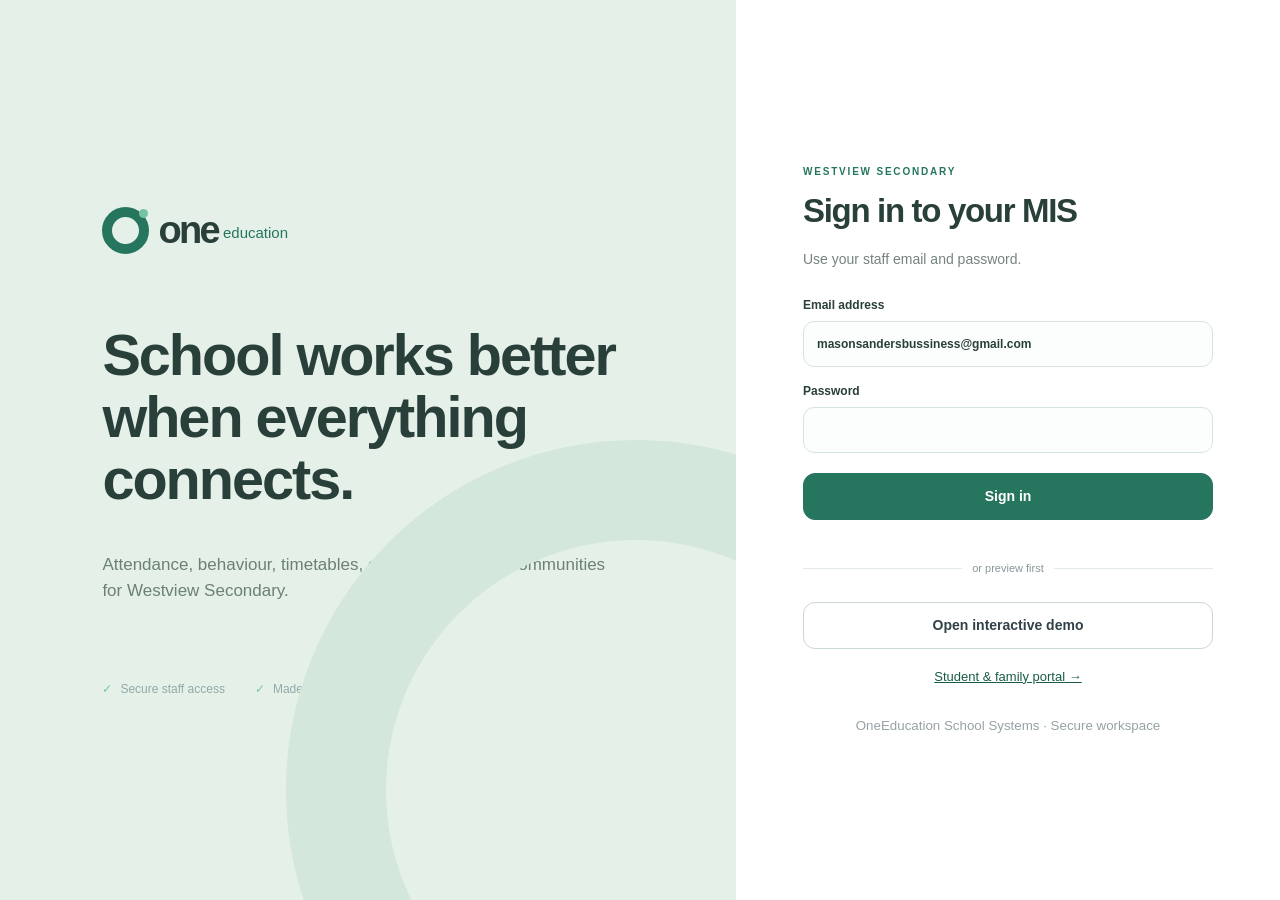
<file: index.html>
<!doctype html><html lang="en-GB"><head><meta charset="utf-8"><meta name="viewport" content="width=device-width,initial-scale=1"><meta name="theme-color" content="#19765f"><title>OneEducation · School MIS</title><link rel="icon" href="favicon.svg"><link rel="stylesheet" href="styles.css"><link rel="stylesheet" href="hub.css"></head><body><a class="skip" href="#main">Skip to content</a><div id="app"><div class="boot">Loading OneEducation…</div></div><div id="toast" role="status" aria-live="polite"></div><dialog id="modal"></dialog><script src="config.js"></script><script type="module" src="app.mjs"></script></body></html>
</file>
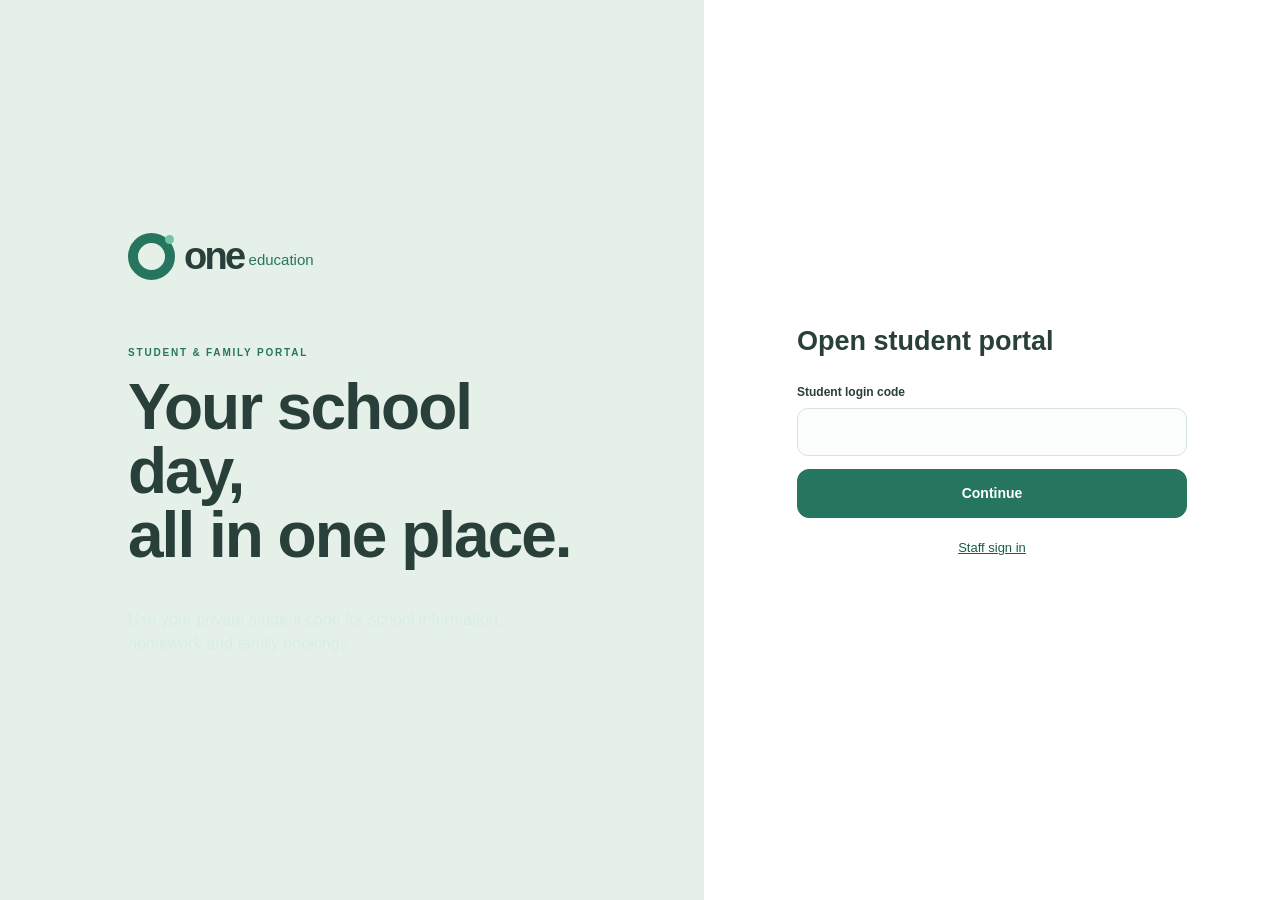
<file: student.html>
<!doctype html><html lang="en-GB"><head><meta charset="utf-8"><meta name="viewport" content="width=device-width,initial-scale=1"><meta name="theme-color" content="#19765f"><title>OneEducation · Student & family portal</title><link rel="icon" href="favicon.svg"><link rel="stylesheet" href="styles.css"><link rel="stylesheet" href="hub.css"></head><body><div id="app"></div><div id="toast" role="status" aria-live="polite"></div><script src="config.js"></script><script type="module" src="student-hub.mjs"></script></body></html>
</file>
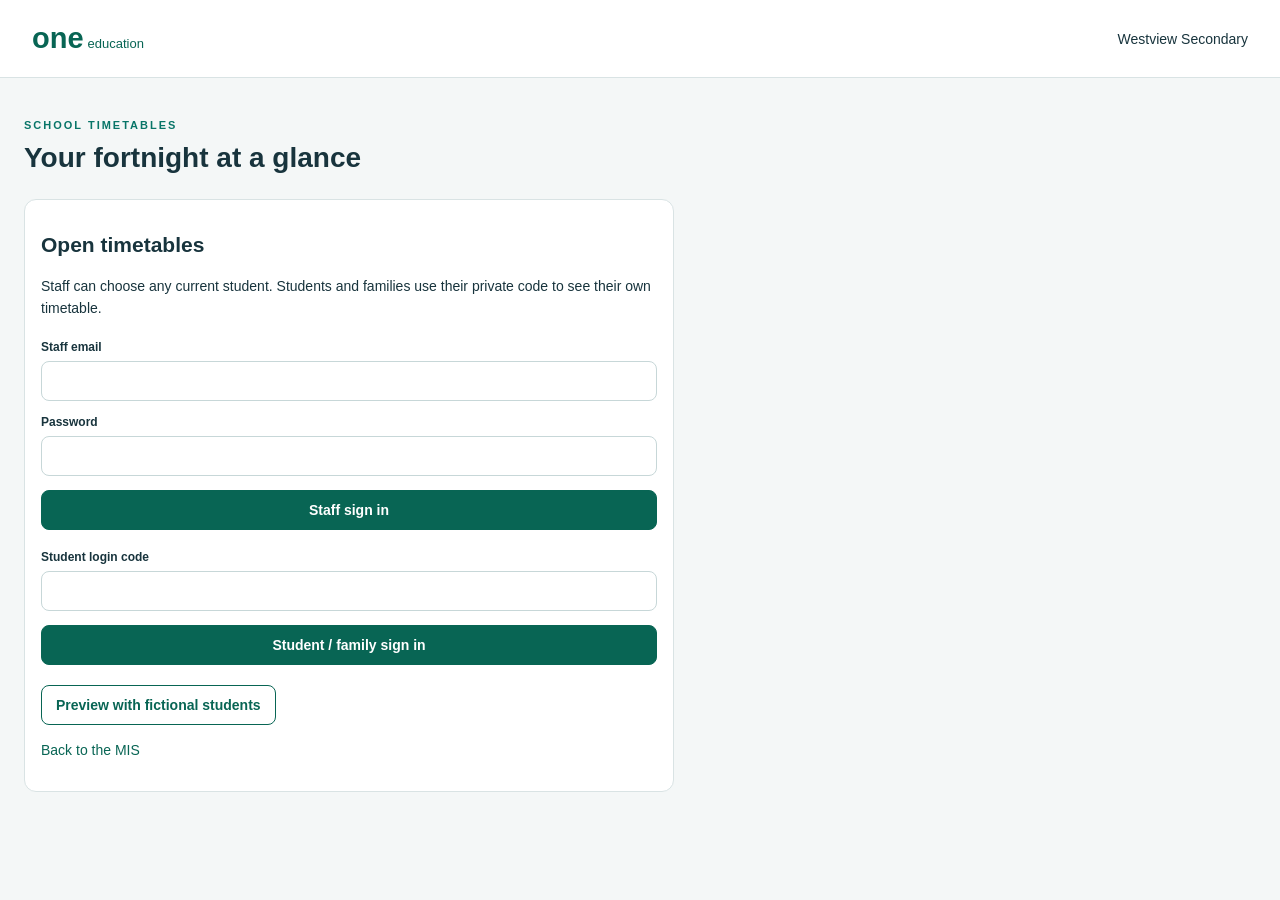
<file: timetable-ab.html>
<!doctype html><html lang="en"><head><meta charset="utf-8"><meta name="viewport" content="width=device-width,initial-scale=1"><title>Timetables · OneEducation</title><link rel="icon" href="favicon.svg"><link rel="stylesheet" href="timetable-ab.css"></head><body><header><a href="index.html"><strong>one<span>education</span></strong></a><span>Westview Secondary</span></header><main><p class="eyebrow">SCHOOL TIMETABLES</p><h1>Your fortnight at a glance</h1><div id="app"></div><p id="status" role="status"></p></main><script src="config.js"></script><script type="module" src="timetable-ab.mjs"></script></body></html>
</file>
<file: styles.css>
:root{--green:#19765f;--green2:#0f5f4b;--mint:#e8f4ef;--ink:#25333b;--muted:#68777f;--line:#dfe5e7;--bg:#f3f5f5;--nav:#23323a;--blue:#397a99;--amber:#d39422;--red:#ba4d52;--shadow:0 8px 28px rgba(31,51,58,.09);font-family:Inter,"Segoe UI",Arial,sans-serif;color:var(--ink);background:var(--bg);font-size:16px;line-height:1.5}*{box-sizing:border-box}body{margin:0;background:var(--bg);color:var(--ink)}button,input,select,textarea{font:inherit}button{cursor:pointer}button:disabled{cursor:not-allowed;opacity:.58}a{color:inherit}.skip{position:fixed;top:-100px;left:10px;background:#fff;padding:12px;z-index:999}.skip:focus{top:10px}:focus-visible{outline:3px solid #f3b93f;outline-offset:2px}.boot{display:grid;place-items:center;min-height:100vh;color:var(--muted)}
.shell{min-height:100vh}.rail{position:fixed;inset:0 auto 0 0;width:238px;background:var(--nav);color:#dce5e8;display:flex;flex-direction:column;z-index:30;transition:.2s}.logo{height:76px;display:flex;align-items:center;padding:0 23px;text-decoration:none;border-bottom:1px solid #ffffff13;position:relative}.logo>span,.big-logo>span{width:31px;height:31px;border:7px solid #fff;border-radius:50%;margin-right:9px;position:relative}.logo>span:after,.big-logo>span:after{content:"";position:absolute;width:9px;height:9px;background:#74c4a3;border-radius:50%;right:-9px;top:-8px}.logo strong,.big-logo strong{font-size:25px;letter-spacing:-.07em;color:#fff}.logo small,.big-logo small{font-size:12px;color:#90a8b0;margin:7px 0 0 5px}.rail nav{padding:14px 10px;overflow-y:auto;flex:1}.rail nav a{display:flex;align-items:center;gap:13px;padding:11px 14px;margin:3px 0;border-radius:6px;color:#cbd6d9;text-decoration:none;font-size:14px}.rail nav a:hover{background:#ffffff10}.rail nav a.active{background:var(--green);color:#fff}.rail nav b{font-size:17px;width:19px;text-align:center;font-weight:500}.rail>button{height:48px;border:0;border-top:1px solid #ffffff14;background:transparent;color:#9fb0b5;font-size:25px}.workspace{margin-left:238px;min-height:100vh;padding-bottom:68px;transition:.2s}.topbar{height:76px;background:#fff;border-bottom:1px solid var(--line);display:flex;align-items:center;padding:0 27px;gap:25px;position:sticky;top:0;z-index:25}.school-switch strong{display:block;font-size:15px}.school-switch span{display:block;font-size:12px;color:var(--muted)}.global-search{margin:auto;width:min(450px,40vw);height:42px;background:#f3f5f5;border:1px solid #e4e9ea;border-radius:5px;display:flex;align-items:center;padding:0 13px;position:relative}.global-search>span{font-size:20px;color:#78878d}.global-search input{width:100%;border:0;background:transparent;outline:0;padding:10px;font-size:14px}.global-search #searchResults{display:none;position:absolute;top:47px;left:0;right:0;background:#fff;border:1px solid var(--line);box-shadow:var(--shadow);border-radius:7px;padding:7px;max-height:430px;overflow:auto}.global-search #searchResults.open{display:block}.global-search #searchResults button{display:flex;width:100%;align-items:center;gap:10px;border:0;background:#fff;padding:9px;border-radius:5px;text-align:left}.global-search #searchResults button:hover{background:var(--mint)}.global-search #searchResults strong,.global-search #searchResults small{display:block}.global-search #searchResults small{color:var(--muted)}.top-actions{display:flex;align-items:center;gap:14px}.top-actions>button{background:#fff;border:0;font-size:21px;position:relative}.top-actions i{position:absolute;top:-7px;right:-7px;background:var(--red);color:#fff;border-radius:999px;font-style:normal;font-size:10px;min-width:17px;padding:2px}.user{display:flex;align-items:center;gap:9px}.user>span,.avatar{width:36px;height:36px;display:grid;place-items:center;border-radius:50%;background:#d6ebe3;color:var(--green2);font-weight:700;font-size:13px;flex:none}.user strong,.user small{display:block;max-width:190px;overflow:hidden;text-overflow:ellipsis}.user strong{font-size:13px}.user small{color:var(--muted);font-size:11px;text-transform:capitalize}.mobile-menu{display:none;background:#fff;border:0;font-size:22px}main#main{padding:28px;max-width:1600px;margin:auto}.page-head{display:flex;align-items:flex-end;justify-content:space-between;gap:20px;margin:0 0 25px}.page-head p,.eyebrow,.card-head p{font-size:11px;letter-spacing:.12em;color:var(--green);font-weight:800;margin:0 0 5px}.page-head h1{font-size:30px;letter-spacing:-.035em;margin:0;line-height:1.2}.page-head>div>span{display:block;color:var(--muted);font-size:14px;margin-top:6px}.page-actions{display:flex;gap:9px;align-items:center}.page-actions input{padding:9px;border:1px solid var(--line);border-radius:5px;background:#fff}.btn{border:1px solid #cbd6d8;background:#fff;border-radius:5px;padding:9px 15px;font-weight:650;font-size:14px;color:#314148}.btn.primary{border-color:var(--green);background:var(--green);color:#fff}.btn.primary:hover{background:var(--green2)}.btn.soft{background:#fff}.btn.soft:hover{background:#edf3f1}.savebar{height:58px;position:fixed;bottom:0;right:0;left:238px;background:#fff;border-top:1px solid var(--line);display:flex;align-items:center;justify-content:flex-end;gap:15px;padding:0 27px;z-index:24}.savebar span{font-size:12px;color:var(--muted)}
.nav-small .rail{width:68px}.nav-small .rail .logo strong,.nav-small .rail .logo small,.nav-small .rail nav span{display:none}.nav-small .rail .logo{padding:0 18px}.nav-small .rail .logo>span{width:30px;height:30px;margin:0}.nav-small .workspace{margin-left:68px}.nav-small .savebar{left:68px}.nav-small .rail nav a{justify-content:center;padding:12px}.nav-small .rail>button{transform:rotate(180deg)}
.metrics{display:grid;grid-template-columns:repeat(4,1fr);gap:15px;margin-bottom:18px}.stat{background:#fff;border:1px solid var(--line);border-radius:7px;padding:18px 20px;border-top:3px solid #8aa0a7;min-height:112px}.stat.green{border-top-color:var(--green)}.stat.amber{border-top-color:var(--amber)}.stat>span,.stat>small{display:block;color:var(--muted);font-size:12px}.stat strong{display:block;font-size:27px;letter-spacing:-.04em;margin:8px 0 2px}.dashboard-grid{display:grid;grid-template-columns:minmax(0,1.65fr) minmax(300px,.75fr);gap:18px}.stack{display:flex;flex-direction:column;gap:18px}.card{background:#fff;border:1px solid var(--line);border-radius:7px;padding:22px;box-shadow:0 1px 1px #21313705}.card-head{display:flex;justify-content:space-between;align-items:flex-start;margin-bottom:17px}.card h2,.card-head h2{font-size:20px;margin:0;letter-spacing:-.025em}.tag,.status-chip{display:inline-flex;align-items:center;border-radius:99px;background:#eaf0f1;color:#506168;font-size:11px;font-weight:700;padding:5px 9px;text-transform:uppercase}.tag.green,.status-chip{background:#e2f2eb;color:var(--green2)}.agenda{display:grid;grid-template-columns:65px 1fr auto;align-items:center;gap:16px;padding:12px 8px;border-top:1px solid #edf0f1}.agenda.current{border-left:4px solid var(--green);background:#f3faf7}.agenda time{color:var(--muted);font-size:13px}.agenda strong,.agenda small{display:block}.agenda small{color:var(--muted);font-size:12px}.agenda>b{font-size:10px;text-transform:uppercase;color:var(--green)}.quick>button{border:0;border-top:1px solid #ebeeee;background:#fff;display:flex;align-items:center;width:100%;padding:13px 5px;text-align:left;gap:12px}.quick>button:hover{background:#f6faf8}.quick>button>b,.group-icon,.mini-icon{width:35px;height:35px;display:grid;place-items:center;background:var(--mint);border-radius:4px;color:var(--green2);flex:none}.quick>button strong,.quick>button small{display:block}.quick>button small{font-size:12px;color:var(--muted)}.notices>div:not(.card-head){display:grid;grid-template-columns:auto 1fr auto;gap:9px;padding:12px 0;border-top:1px solid #ebeeee}.notice-dot{width:8px;height:8px;border-radius:50%;background:var(--green);margin-top:7px}.notices p,.notices time{margin:0}.notices strong,.notices small{display:block}.notices small,.notices time{font-size:11px;color:var(--muted)}.closure-banner{background:#fff5dd;border:1px solid #edcf8c;border-left:5px solid var(--amber);padding:14px 17px;border-radius:6px;display:flex;align-items:center;gap:14px;margin-bottom:18px}.closure-banner b{color:#7c5308}.closure-banner span{flex:1}.closure-banner button{border:0;background:transparent;color:#755007;text-decoration:underline}
.table-card{padding:0;overflow:hidden}.filters{display:flex;gap:10px;padding:17px;border-bottom:1px solid var(--line)}input,select,textarea{border:1px solid #cbd5d7;border-radius:5px;padding:10px 11px;background:#fff;color:var(--ink);min-width:0}input:focus,select:focus,textarea:focus{border-color:var(--green);box-shadow:0 0 0 3px #19765f20;outline:0}.filters input{flex:1}.table-scroll{overflow:auto}table{border-collapse:collapse;width:100%;min-width:720px}th{font-size:11px;letter-spacing:.07em;text-transform:uppercase;text-align:left;color:#64747b;background:#f6f8f8;padding:11px 16px;border-bottom:1px solid var(--line)}td{padding:12px 16px;border-bottom:1px solid #edf0f1;font-size:14px}td small,td strong{display:block}td small{font-size:11px;color:var(--muted)}tbody tr:hover{background:#fafcfc}.person-link{border:0;background:transparent;display:flex;align-items:center;gap:10px;text-align:left;padding:0}.person-link strong,.person-link small{display:block}.person-link small{color:var(--muted);font-size:11px}.more{width:30px;height:30px;border-radius:50%;border:1px solid var(--line);background:#fff}.house{font-size:12px}.house.brunel{color:#336aa8}.house.nightingale{color:#13846b}.house.secole{color:#885492}.house.turning{color:#986713}code{font-family:"Cascadia Mono",Consolas,monospace;background:#eff3f3;border-radius:4px;padding:3px 5px;font-size:12px}.secret{display:block;word-break:break-all}.profile-grid{display:grid;grid-template-columns:265px 1fr;gap:18px}.profile-side{text-align:center}.profile-side>.avatar{width:86px;height:86px;margin:5px auto 15px;font-size:25px}.profile-side h2{font-size:21px}.profile-side dl{text-align:left;margin:25px 0}.profile-side dt{font-size:11px;color:var(--muted);text-transform:uppercase;margin-top:13px}.profile-side dd{margin:3px 0;font-weight:600}.profile-side .btn{width:100%}.text-danger{border:0;background:transparent;color:var(--red);margin-top:18px}.lesson{display:grid;grid-template-columns:60px 1fr auto;align-items:center;gap:15px;border-top:1px solid #edf0f1;padding:13px 5px}.lesson time{color:var(--muted);font-size:13px}.lesson strong,.lesson small{display:block}.lesson small{font-size:12px;color:var(--muted)}.lesson.removed{border-left:4px solid var(--red);background:#fff4f4;padding-left:12px}.lesson.exam{border-left:4px solid var(--green);background:#f1faf6;padding-left:12px}.activity{display:flex;align-items:center;gap:12px;border-top:1px solid #edf0f1;padding:12px 3px}.activity>span{width:38px;height:38px;border-radius:50%;display:grid;place-items:center;background:#f7e7e7;color:#9e3339;font-weight:800}.activity>span.reward{background:#ddf1e8;color:var(--green2)}.activity strong,.activity small{display:block}.activity small{font-size:12px;color:var(--muted)}
.choice-grid,.two-col{display:grid;grid-template-columns:1fr 1fr;gap:18px}.group-row{display:flex;align-items:center;width:100%;gap:12px;border:0;border-top:1px solid #edf0f1;background:#fff;padding:12px 5px;text-align:left}.group-row:hover{background:#f7faf9}.group-row span:nth-child(2){flex:1}.group-row strong,.group-row small{display:block}.group-row small{font-size:12px;color:var(--muted)}.register-toolbar{display:flex;align-items:center;justify-content:space-between;margin-bottom:15px}.register-list article{display:grid;grid-template-columns:40px 1fr auto;gap:12px;align-items:center;border-top:1px solid #edf0f1;padding:12px}.register-list article>span strong,.register-list article>span small{display:block}.register-list article>span small{color:var(--muted);font-size:12px}.register-list textarea{grid-column:2/-1;width:100%}.mark-buttons{display:flex;gap:5px}.mark-buttons button{width:33px;height:33px;border-radius:4px;border:1px solid #cbd5d7;background:#fff;font-size:12px;font-weight:800}.mark-buttons button:hover,.mark-buttons button.selected{background:var(--green);color:#fff;border-color:var(--green)}.mark-buttons button[data-mark=absent].selected,.mark-buttons button[data-mark=ill].selected{background:var(--red);border-color:var(--red)}.mark-buttons .note.has-note{background:#fff4d9}.incident{display:flex;gap:15px;align-items:flex-start;border-top:1px solid #edf0f1;padding:14px 0}.incident>div{flex:1}.incident>div>span{font-size:11px;color:var(--red);font-weight:800;text-transform:uppercase}.incident strong{display:block}.incident p{margin:4px 0;color:var(--muted);font-size:13px}.tile-grid{display:grid;grid-template-columns:repeat(3,minmax(0,1fr));gap:17px}.community{background:#fff;border:1px solid var(--line);border-radius:7px;overflow:hidden}.community-art{min-height:110px;background:linear-gradient(135deg,#255d68,#123d4f);padding:22px;color:#fff;display:flex;justify-content:space-between;align-items:flex-start}.community-art span{font-size:28px;font-weight:800}.community-art small{letter-spacing:.12em}.community>div:last-child{padding:19px}.community h2{margin:0;font-size:20px}.community p{color:var(--muted);font-size:13px}.community-summary{display:flex;flex-wrap:wrap;gap:9px;margin-bottom:20px}.community-summary span,.chips span{background:#edf3f1;border-radius:99px;padding:6px 10px;font-size:12px}.community-feed{margin-top:24px}.community-feed article,.feed-item{border-top:1px solid #e5e9ea;padding:15px 0}.community-feed h3,.feed-item strong{display:block;margin:3px 0}.community-feed small,.feed-item small{color:var(--muted);font-size:11px}.community-feed p,.feed-item p{white-space:pre-wrap;margin:5px 0;color:#526269}.chips{display:flex;gap:7px;flex-wrap:wrap}.week-mini{display:grid;grid-template-columns:repeat(5,1fr);gap:8px;margin:20px 0}.week-mini>div{background:#f4f7f7;border-radius:5px;padding:9px;min-height:85px}.week-mini strong,.week-mini span{display:block}.week-mini strong{font-size:12px;color:var(--green)}.week-mini span{font-size:11px;margin-top:7px}.info-panel{background:#edf6f2!important;border-color:#cfe6dc!important}.info-panel ul{padding-left:20px;color:#526269}.info-panel li{margin:9px 0}
.cycle{display:flex;justify-content:space-between;align-items:center;border-top:1px solid #edf0f1;padding:15px 3px}.cycle h3,.cycle p{margin:5px 0}.cycle p{color:var(--muted);font-size:13px}.cycle>div:last-child{text-align:right}.cycle>div:last-child strong,.cycle>div:last-child small{display:block}.cycle button{border:0;background:var(--green);color:#fff;border-radius:4px;padding:6px 10px;margin-top:5px}.exam-row{display:grid;grid-template-columns:115px 1fr auto;gap:14px;align-items:center;border-top:1px solid #edf0f1;padding:13px 2px}.exam-row time,.exam-row time small,.exam-row strong,.exam-row>div small{display:block}.exam-row time{font-size:13px;font-weight:700}.exam-row time small,.exam-row>div small{color:var(--muted);font-size:11px}.campus-map{display:grid;grid-template-columns:1fr 330px;gap:18px}.campus-map>section{background:linear-gradient(145deg,#dcece5,#eaf2f4);border:1px solid #d5e1df;border-radius:7px;padding:25px;min-height:630px}.map-title{display:flex;justify-content:space-between}.map-title span{font-size:12px;color:var(--muted)}.buildings{display:grid;grid-template-columns:repeat(6,1fr);grid-template-rows:repeat(5,90px);gap:14px;margin-top:30px}.building{background:#fff;border:2px solid #aec5bf;border-radius:7px;padding:15px;box-shadow:0 7px 18px #264f4930}.building h2{font-size:15px;margin:0}.building p{font-size:11px;color:var(--muted);margin:4px 0}.building div{display:flex;gap:3px;flex-wrap:wrap}.building div span{font-size:9px;padding:2px 4px;background:#edf3f1}.building.b1{grid-area:1/1/4/3}.building.b2{grid-area:1/3/3/5}.building.b3{grid-area:3/3/6/5}.building.b4{grid-area:1/5/4/7}.building.b5{grid-area:4/1/6/3}.building.b6{grid-area:4/5/6/7}.room-list{max-height:630px;overflow:auto}.room-list>div{display:flex;gap:10px;align-items:center;border-top:1px solid #edf0f1;padding:10px 0}.room-list p{margin:0}.room-list strong,.room-list small{display:block}.room-list small{font-size:11px;color:var(--muted)}.room-code{width:45px;height:34px;display:grid;place-items:center;background:var(--mint);color:var(--green2);font-size:11px;font-weight:800}.status-hero{display:flex;align-items:center;gap:22px;background:#e5f3ec;border:1px solid #c2dfd2;border-radius:7px;padding:27px;margin-bottom:18px}.status-hero.closing{background:#fff5da;border-color:#eed795}.status-hero.closed{background:#fbeaea;border-color:#e8bdbd}.status-hero>span{width:55px;height:55px;display:grid;place-items:center;border-radius:50%;background:var(--green);color:#fff;font-size:26px}.status-hero.closing>span{background:var(--amber)}.status-hero.closed>span{background:var(--red)}.status-hero p{font-size:11px;letter-spacing:.12em;margin:0}.status-hero h2{margin:2px 0;font-size:25px}.status-hero strong{font-size:13px;color:var(--muted)}.closure-row{display:flex;gap:12px;border-top:1px solid #edf0f1;padding:13px}.closure-row>span{width:30px;height:30px;display:grid;place-items:center;background:#fff1cd;color:#80550a;border-radius:50%}.closure-row strong,.closure-row small{display:block}.closure-row small{font-size:11px;color:var(--muted)}.health{display:grid;grid-template-columns:1fr auto;gap:0}.health dt,.health dd{padding:11px 0;border-top:1px solid #edf0f1;margin:0}.health dd{font-weight:700}.audit-card{margin-top:18px}.audit-card #auditList>div{display:grid;grid-template-columns:220px 1fr;border-top:1px solid #edf0f1;padding:10px;font-size:13px}.audit-card time{color:var(--muted)}
dialog{border:0;border-radius:9px;padding:0;width:min(650px,calc(100% - 30px));box-shadow:0 30px 80px #142b3270;color:var(--ink);max-height:90vh}dialog.wide{width:min(960px,calc(100% - 30px))}dialog::backdrop{background:#1d2d3380;backdrop-filter:blur(2px)}.modal-head{height:65px;display:flex;align-items:center;justify-content:space-between;padding:0 22px;border-bottom:1px solid var(--line);position:sticky;top:0;background:#fff;z-index:3}.modal-head h2{font-size:20px}.modal-head button{border:0;background:#f0f3f3;border-radius:50%;font-size:23px;width:35px;height:35px}.modal-body{padding:23px}.modal-body label{display:flex;flex-direction:column;gap:6px;font-size:12px;font-weight:700;margin-bottom:14px}.modal-body input,.modal-body select,.modal-body textarea{width:100%;font-weight:400;font-size:14px}.step-grid{display:grid;grid-template-columns:repeat(3,1fr);gap:12px}.dialog-actions{display:flex;gap:10px;justify-content:flex-end;margin-top:18px}.hint{font-size:12px;color:var(--muted);background:#f3f6f6;padding:12px;border-radius:5px}.error-list,.warning{background:#fff0f0;border-left:4px solid var(--red);padding:13px;color:#743438;font-size:13px}.error-list p{margin:4px}.review{background:#edf6f2;border:1px solid #cee5dc;padding:16px;border-radius:6px;margin-top:15px}.credential-list{max-height:430px;overflow:auto}.credential-list>div,.access-list>div{display:grid;grid-template-columns:40px 1fr auto;gap:10px;align-items:center;border-top:1px solid #edf0f1;padding:10px}.credential-list strong,.credential-list small,.access-list strong,.access-list small{display:block}.credential-list small,.access-list small{font-size:11px;color:var(--muted)}.credential-list code{font-size:10px}.access-list p{margin:0}.access-list button{border:0;background:transparent;color:var(--red)}.empty{text-align:center;padding:28px;color:var(--muted)}.empty>span{font-size:30px}.empty strong{display:block;color:#526269}.empty p{font-size:12px}.form-status{min-height:20px;font-size:12px}.form-status.bad{color:#a2363b}.loading{text-align:center;padding:35px}.check{flex-direction:row!important;align-items:center;margin-top:28px}.check input{width:auto!important}
#toast{position:fixed;bottom:76px;right:25px;z-index:200;background:#25343a;color:#fff;padding:12px 16px;border-radius:6px;box-shadow:var(--shadow);opacity:0;transform:translateY(15px);pointer-events:none;transition:.2s;max-width:400px;font-size:13px}#toast.show{opacity:1;transform:none}#toast.bad{background:#9f373d}
.login-page{min-height:100vh;display:grid;grid-template-columns:1.15fr .85fr;background:#fff}.login-brand{background:linear-gradient(145deg,#263a41,#14272f);color:#fff;padding:70px 8vw;display:flex;flex-direction:column;justify-content:center;position:relative;overflow:hidden}.login-brand:after{content:"";position:absolute;width:500px;height:500px;border:100px solid #ffffff08;border-radius:50%;right:-250px;bottom:-240px}.big-logo{display:flex;align-items:center;margin-bottom:65px}.big-logo>span{width:47px;height:47px;border-width:10px}.big-logo strong{font-size:38px}.big-logo small{font-size:15px}.login-brand h1{font-size:clamp(38px,4.5vw,65px);line-height:1.08;letter-spacing:-.06em;margin:0 0 25px}.login-brand>p{font-size:17px;color:#c6d3d7;max-width:520px}.trust{display:flex;gap:30px;margin-top:60px;font-size:12px;color:#91aaa8}.trust span:before{content:"✓";color:#72c7a3;margin-right:8px}.login-panel{display:flex;flex-direction:column;align-items:center;justify-content:center;padding:45px}.login-card{width:min(410px,100%)}.login-card h2{font-size:29px;letter-spacing:-.04em;margin:7px 0}.login-card>p:not(.eyebrow){color:var(--muted);font-size:14px;margin-bottom:26px}.login-card label{display:flex;flex-direction:column;gap:7px;font-size:12px;font-weight:700;margin:15px 0}.login-card input{padding:13px}.login-card>.btn{width:100%;padding:12px;margin-top:5px}.login-sep{display:flex;align-items:center;gap:10px;color:#8a979b;font-size:11px;margin:20px 0}.login-sep:before,.login-sep:after{content:"";height:1px;background:var(--line);flex:1}.student-entry{display:block;text-align:center;color:var(--green2);font-size:13px;margin-top:18px}.made{color:#96a2a6;margin-top:30px}
.portal-login{min-height:100vh;display:grid;grid-template-columns:1.1fr .9fr;background:#fff}.portal-login>section{background:linear-gradient(145deg,#1d7b63,#0c5545);color:#fff;padding:10vw;display:flex;flex-direction:column;justify-content:center}.portal-login .big-logo{margin-bottom:60px}.portal-login h1{font-size:clamp(40px,5vw,70px);line-height:1;letter-spacing:-.065em;margin:10px 0 25px}.portal-login>section>p:last-child{color:#d7ede5;max-width:500px}.portal-login>form{margin:auto;width:min(390px,calc(100% - 50px))}.portal-login form h2{font-size:27px}.portal-login form label{display:flex;flex-direction:column;gap:7px;font-size:12px;font-weight:700}.portal-login form input{padding:14px;margin-bottom:13px}.portal-login form .btn{width:100%;padding:13px}.portal-login form>a{display:block;text-align:center;color:var(--green2);font-size:13px;margin-top:20px}.portal-shell{min-height:100vh}.portal-shell>header{height:80px;background:var(--nav);color:#fff;padding:0 4vw;display:flex;align-items:center;justify-content:space-between}.portal-shell>header .logo{height:auto;padding:0;border:0}.portal-shell>header>div{display:flex;align-items:center;gap:16px}.portal-shell>header>div strong,.portal-shell>header>div small{display:block}.portal-shell>header>div small{color:#aebfc4;font-size:11px}.portal-shell>header button{background:transparent;color:#d5e0e3;border:0}.portal-shell>nav{height:54px;background:#fff;border-bottom:1px solid var(--line);display:flex;justify-content:center;gap:15px;position:sticky;top:0;z-index:5}.portal-shell>nav button{border:0;border-bottom:3px solid transparent;background:#fff;padding:0 16px}.portal-shell>nav button.active{color:var(--green);border-bottom-color:var(--green);font-weight:700}.portal-shell>main{max-width:1200px;margin:auto;padding:35px 28px}.portal-welcome{background:linear-gradient(135deg,#1d7b63,#3e9880);border-radius:8px;color:#fff;padding:35px;margin-bottom:20px}.portal-welcome p{font-size:12px;letter-spacing:.08em}.portal-welcome h1{font-size:38px;margin:5px 0}.portal-grid{display:grid;grid-template-columns:1.2fr .8fr;gap:18px}.portal-grid .wide{grid-column:1/-1}.portal-classes>div{display:flex;align-items:center;gap:10px;border-top:1px solid #edf0f1;padding:10px 0}.portal-classes>div>span{width:36px;height:36px;display:grid;place-items:center;background:var(--mint);color:var(--green2);font-weight:700}.portal-classes p{margin:0}.portal-classes strong,.portal-classes small{display:block}.portal-classes small{font-size:11px;color:var(--muted)}.student-week{display:grid;grid-template-columns:repeat(5,1fr);gap:13px}.student-week section{min-width:0}.student-week h2{font-size:16px}.student-week .lesson{grid-template-columns:1fr;gap:4px;background:#f4f7f7;border:0;border-left:3px solid var(--green);margin:7px 0;padding:10px}.student-week .lesson>span{justify-self:start}.portal-shell>footer{text-align:center;color:var(--muted);font-size:11px;padding:30px}
@media(max-width:1100px){.metrics{grid-template-columns:1fr 1fr}.tile-grid{grid-template-columns:1fr 1fr}.campus-map{grid-template-columns:1fr}.room-list{max-height:none}.student-week{grid-template-columns:1fr 1fr}.buildings{min-height:500px}.top-actions .user>div{display:none}}
@media(max-width:820px){.rail{transform:translateX(-100%)}.nav-open .rail{transform:none;box-shadow:0 0 0 100vw #1b2a3099}.workspace{margin-left:0}.savebar{left:0}.mobile-menu{display:block}.school-switch{display:none}.global-search{width:auto;flex:1}.topbar{padding:0 16px;gap:9px}.page-head{align-items:flex-start;flex-direction:column}.dashboard-grid,.profile-grid,.choice-grid,.two-col,.portal-grid{grid-template-columns:1fr}.page-actions{width:100%;flex-wrap:wrap}.page-actions .btn{flex:1}.login-page,.portal-login{grid-template-columns:1fr}.login-brand,.portal-login>section{display:none}.login-panel{min-height:100vh}.portal-login>form{padding:50px 0}.step-grid{grid-template-columns:1fr 1fr}.savebar span{display:none}.school-switch+label{margin-left:auto}.audit-card #auditList>div{grid-template-columns:1fr}.building{padding:8px}}
@media(max-width:560px){main#main{padding:19px 13px}.top-actions .user{display:none}.top-actions{gap:4px}.global-search input{font-size:12px}.metrics,.tile-grid,.student-week{grid-template-columns:1fr}.filters{flex-direction:column}.card{padding:17px}.page-head h1{font-size:26px}.register-list article{grid-template-columns:35px 1fr}.mark-buttons{grid-column:1/-1;justify-content:flex-end}.register-list textarea{grid-column:1/-1}.step-grid{grid-template-columns:1fr}.credential-list>div{grid-template-columns:35px 1fr}.credential-list code{grid-column:2}.week-mini{grid-template-columns:1fr 1fr}.exam-row{grid-template-columns:92px 1fr}.exam-row>.tag{grid-column:2;justify-self:start}.campus-map>section{padding:13px}.buildings{grid-template-columns:1fr 1fr;grid-template-rows:none;min-height:0}.building[class]{grid-area:auto;min-height:115px}.modal-body{padding:17px}.portal-shell>header{padding:0 15px}.portal-shell>header .logo small{display:none}.portal-shell>header>div small{display:none}.portal-shell>nav{gap:0;overflow:auto;justify-content:flex-start}.portal-shell>nav button{padding:0 13px;font-size:13px}.portal-shell>main{padding:20px 13px}.portal-welcome{padding:25px}.portal-welcome h1{font-size:32px}}
@media(prefers-reduced-motion:reduce){*,*:before,*:after{transition:none!important;scroll-behavior:auto!important}}
/* OneEducation visual refresh. No scripts, data or behaviour changed. */
:root{--green:#26765f;--green2:#195c49;--mint:#eaf4ef;--ink:#293f39;--muted:#74847d;--line:#e2ebe6;--bg:#f7faf8;--shadow:0 8px 28px #263f3410;font-family:'Segoe UI',Inter,Arial,sans-serif}
.rail{background:#fff;color:var(--ink);border-right:1px solid var(--line)}.rail .logo{border-bottom-color:var(--line)}.rail .logo>span{border-color:var(--green)}.rail .logo strong{color:var(--ink)}.rail .logo small{color:var(--green)}.rail nav{padding:24px 12px}.rail nav a{color:#6d8178;border-radius:13px;padding:12px 15px;margin:5px 0}.rail nav a.active{background:#e4f0e9;color:#25634e;font-weight:700}.rail nav a:hover{background:#f0f6f2;color:#285941}.rail>button{color:#6f8d7d;border-top-color:var(--line)}
.topbar{background:#ffffffed;border-bottom-color:var(--line)}.global-search{border-radius:12px;background:#f4f8f5;border-color:var(--line)}.global-search #searchResults{border-radius:16px}.page-head h1{font-size:34px;letter-spacing:-1.1px}.page-head{margin-bottom:28px}.page-head p,.eyebrow,.card-head p{letter-spacing:1.8px;font-size:10px}.card,.stat{border-radius:21px;border-color:var(--line);box-shadow:none}.stat{padding:23px;border-top-width:1px;min-height:126px}.stat strong{font-size:31px}.stat.green{border-top-color:var(--line)}.stat.amber{border-top-color:#eadcbb}.card h2{letter-spacing:-.5px}.btn{border-radius:12px;padding:11px 17px}.btn.primary{background:var(--green)}input:not([type=checkbox]):not([type=radio]),select,textarea{border-radius:11px}.global-search input{border-radius:0}.table-wrap{border-radius:16px}th{background:#f5f8f6}td,th{border-color:var(--line)}.tag{border-radius:9px}.status-hero{border-radius:23px;padding:30px}.tile-grid>a,.tile-grid>button,.tile-grid>article,.tile-grid>.card{border-radius:20px}.status-chip{border-radius:9px}.save-bar{border-top-color:var(--line);background:#ffffffed}dialog{border-radius:23px;box-shadow:0 20px 90px #233b3433}.dialog-head{border-bottom-color:var(--line)}
.login-brand,.portal-login>section{background:#e5f0e9;color:var(--ink)}.login-brand:after{border-color:#d4e7db}.login-brand>p,.portal-login>section>p{color:#6b8173}.login-brand .big-logo>span,.portal-login .big-logo>span{border-color:var(--green)}.login-brand .big-logo strong,.portal-login .big-logo strong{color:var(--ink)}.login-brand .big-logo small,.portal-login .big-logo small{color:var(--green)}.login-brand h1,.portal-login h1{letter-spacing:-2px}.login-card h2{font-size:33px}.login-brand .eyebrow,.portal-login .eyebrow{color:var(--green)}.login-card input,.portal-login input{background:#fcfefd;border-color:#d7e4dc}.login-panel{background:#fff}.portal-shell>header{background:#fff;color:var(--ink);border-bottom:1px solid var(--line)}.portal-shell>header .big-logo>span,.portal-shell>header .logo>span{border-color:var(--green)}.portal-shell>header .big-logo strong,.portal-shell>header .logo strong{color:var(--ink)}.portal-shell>header .big-logo small,.portal-shell>header .logo small{color:var(--green)}.portal-shell>header button,.portal-shell>header a{color:var(--green2)}.portal-shell>header small{color:var(--muted)}.portal-shell>nav{background:#fff;border-bottom-color:var(--line)}.portal-shell>nav button{border-radius:10px;border-bottom:0;padding:10px 15px;margin:5px 0}.portal-shell>nav button.active{background:#e4f0e9;color:var(--green2)}.lesson{border-radius:14px}.feed-item{border-radius:13px}
body .hub-item,body .hub-response{border-radius:20px}body .hub-note{border-radius:14px;background:#eaf4ee;color:#3b6551}body .hub-switches label{border-radius:14px;border-color:var(--line)}body .hub-pill{border-radius:9px}.portal-banner{border-radius:14px}.campus-map .card{border-radius:23px}
@media(max-width:700px){.page-head h1{font-size:28px}.card{padding:19px}.stat{padding:17px;min-height:112px}.stat strong{font-size:27px}.portal-shell>nav button{padding:8px 11px;font-size:12px}.login-brand h1,.portal-login h1{letter-spacing:-1.3px}}
</file>
<file: hub.css>
.hub-head{display:flex;align-items:center;justify-content:space-between;gap:20px;margin:28px 0 20px}.hub-head h1{margin:4px 0 8px}.hub-head p{margin:0;color:var(--muted,#647b85)}.hub-grid{display:grid;grid-template-columns:repeat(auto-fit,minmax(290px,1fr));gap:18px}.hub-item{display:flex;flex-direction:column;gap:12px}.hub-item h2{font-size:20px;margin:0}.hub-item p{margin:0;white-space:pre-wrap;line-height:1.6}.hub-item small{color:#5b747d}.hub-item .hub-actions{margin-top:auto}.hub-actions{display:flex;flex-wrap:wrap;gap:8px;align-items:center}.hub-meta{font-size:13px;color:#45656e;display:flex;flex-wrap:wrap;gap:10px}.hub-form{display:grid;gap:18px}.hub-form label{display:grid;gap:7px}.hub-form .check{display:flex;align-items:center;gap:10px}.hub-form textarea{min-height:110px}.hub-form .step-grid{grid-template-columns:repeat(auto-fit,minmax(180px,1fr))}.hub-note{padding:14px 18px;background:#e8f4ef;border-radius:8px;font-size:14px;color:#245647;line-height:1.5;margin:16px 0}.hub-error{color:#a12e35;white-space:pre-wrap}.hub-list{display:grid;gap:12px;margin:15px 0}.hub-response{padding:18px;border:1px solid #d8e3e4;border-radius:10px}.hub-response h3{margin:0 0 6px}.hub-response p{white-space:pre-wrap}.hub-switches{display:grid;grid-template-columns:repeat(auto-fit,minmax(220px,1fr));gap:12px;margin:20px 0}.hub-switches label{display:flex;gap:12px;align-items:center;padding:14px;border:1px solid #d8e3e4;border-radius:9px}.hub-switches select{margin-left:auto;max-width:155px}.hub-filter{display:flex;gap:10px;flex-wrap:wrap;margin-bottom:20px}.hub-filter input{flex:1;min-width:200px}.hub-filter select{max-width:240px}.hub-title-line{display:flex;justify-content:space-between;gap:12px}.hub-pill{font-size:12px;border-radius:20px;padding:5px 10px;background:#edf3f5;color:#355664;white-space:nowrap;align-self:flex-start}.hub-pill.green{background:#e0f3e9;color:#146348}.hub-pill.amber{background:#fff0cc;color:#875a12}.hub-markdown{white-space:pre-wrap;line-height:1.7}.hub-upload{font-size:13px;color:#627983}.hub-links a{display:inline-block;margin-right:15px}.portal-shell nav{flex-wrap:wrap}.hub-print-btn{margin-bottom:16px}#reportPrint{display:none}.rail nav{overflow:auto;max-height:calc(100vh - 135px)}.portal-empty{padding:50px 20px;text-align:center}.portal-banner{padding:13px 20px;background:#fff2d3;color:#755218;border-radius:8px;margin-bottom:18px}@media print{body.printing-report>*{display:none!important}body.printing-report>#reportPrint{display:block!important;padding:25px;color:#111;background:white;font-family:Arial,sans-serif}#reportPrint article{break-inside:avoid;border-bottom:1px solid #ddd;padding:15px 0}#reportPrint footer{margin-top:24px;font-size:12px}}@media(max-width:700px){.hub-head{align-items:flex-start;flex-direction:column}.hub-grid{grid-template-columns:1fr}.hub-switches{grid-template-columns:1fr}}
.portal-shell>nav{height:auto;min-height:54px;flex-wrap:wrap;padding:4px 0;gap:2px 10px}.portal-shell>nav button{min-height:42px}.hub-switches{grid-template-columns:repeat(auto-fit,minmax(240px,1fr))}.hub-switches label{display:grid;gap:9px}.hub-switches select{width:100%;max-width:none;margin:0}.hub-week{min-width:920px;width:100%;table-layout:fixed}.hub-week th:first-child{width:88px}.hub-week td{height:100px;vertical-align:top;white-space:normal}.hub-week strong{display:block;font-size:13px}.hub-week small{display:block;font-size:11px;line-height:1.6;white-space:normal}.hub-week th{font-size:12px}@media(max-width:700px){.portal-shell>header{height:auto;min-height:110px;padding:16px;flex-wrap:wrap;gap:12px}.portal-shell>header>div{width:100%;justify-content:space-between;gap:8px}.portal-shell>nav{overflow:visible}.portal-shell>nav button{min-height:34px}.hub-switches{grid-template-columns:1fr}}
</file>
<file: timetable-ab.css>
*{box-sizing:border-box}body{margin:0;background:#f4f7f7;color:#18343d;font:14px Arial,sans-serif}header{background:#fff;border-bottom:1px solid #d9e3e4;display:flex;justify-content:space-between;align-items:center;padding:22px 32px}a{color:#086554;text-decoration:none}header strong{font-size:29px}header strong span{font-size:13px;font-weight:400;margin-left:4px}main{max-width:1500px;margin:auto;padding:30px 24px}.eyebrow{font-size:11px;letter-spacing:2px;color:#087568;font-weight:bold}h1{font-size:28px;margin:10px 0 25px}.controls{display:flex;gap:10px;align-items:end;flex-wrap:wrap;margin:20px 0}label{display:grid;gap:7px;font-size:12px;font-weight:bold}input,select,button{font:14px Arial;padding:11px 14px;border:1px solid #c7d7d8;border-radius:8px;background:white;color:#18343d}button{cursor:pointer;background:#086554;color:white;border-color:#086554;font-weight:bold}button.secondary{background:white;color:#086554}button:disabled{opacity:.5;cursor:wait}.card{background:white;border:1px solid #d9e3e4;border-radius:12px;padding:16px;overflow:auto}.notice{background:#fff8e6;padding:13px 16px;border-left:3px solid #d5a432;line-height:1.6;border-radius:5px}.caption{display:flex;justify-content:space-between;align-items:center;margin-bottom:14px;gap:15px}.caption h2{font-size:17px;margin:0}.caption span{font-size:12px;color:#59717a}table{border-collapse:separate;border-spacing:0;width:100%;min-width:900px;border:1px solid #d9e3e4;border-radius:8px;overflow:hidden;table-layout:fixed}th,td{border-right:1px solid #d9e3e4;border-bottom:1px solid #d9e3e4;padding:13px 10px;text-align:left;vertical-align:top}tr>:last-child{border-right:0}tbody tr:last-child>*{border-bottom:0}thead th{background:#f4f7f7;font-size:11px;text-transform:uppercase}thead th:first-child{width:75px}tbody th{background:#f7f9f9;font-size:12px}tbody th small{display:block;font-size:10px;font-weight:400;margin-top:4px}td{height:105px;font-size:12px}td strong{display:block;margin-bottom:7px;font-size:12px}td small{display:block;color:#607982;font-size:10px;line-height:1.6}.auth{max-width:650px}.auth form{display:grid;gap:14px;margin:20px 0}.auth p{line-height:1.6}.links{display:flex;gap:20px;margin-top:20px}#status{color:#a13224;line-height:1.5}.study{color:#69818a}button:focus-visible,a:focus-visible,input:focus-visible,select:focus-visible{outline:3px solid #31ab95;outline-offset:3px}@media print{header,.controls,.notice,.links,#status{display:none}main{padding:0}h1,.eyebrow{display:none}.card{border:0;padding:0}table{min-width:0}td{height:90px}@media(max-width:600px){main{padding:20px 12px}header{padding:18px 14px}header>span{font-size:12px}h1{font-size:24px}.controls label{width:100%}}
</file>
